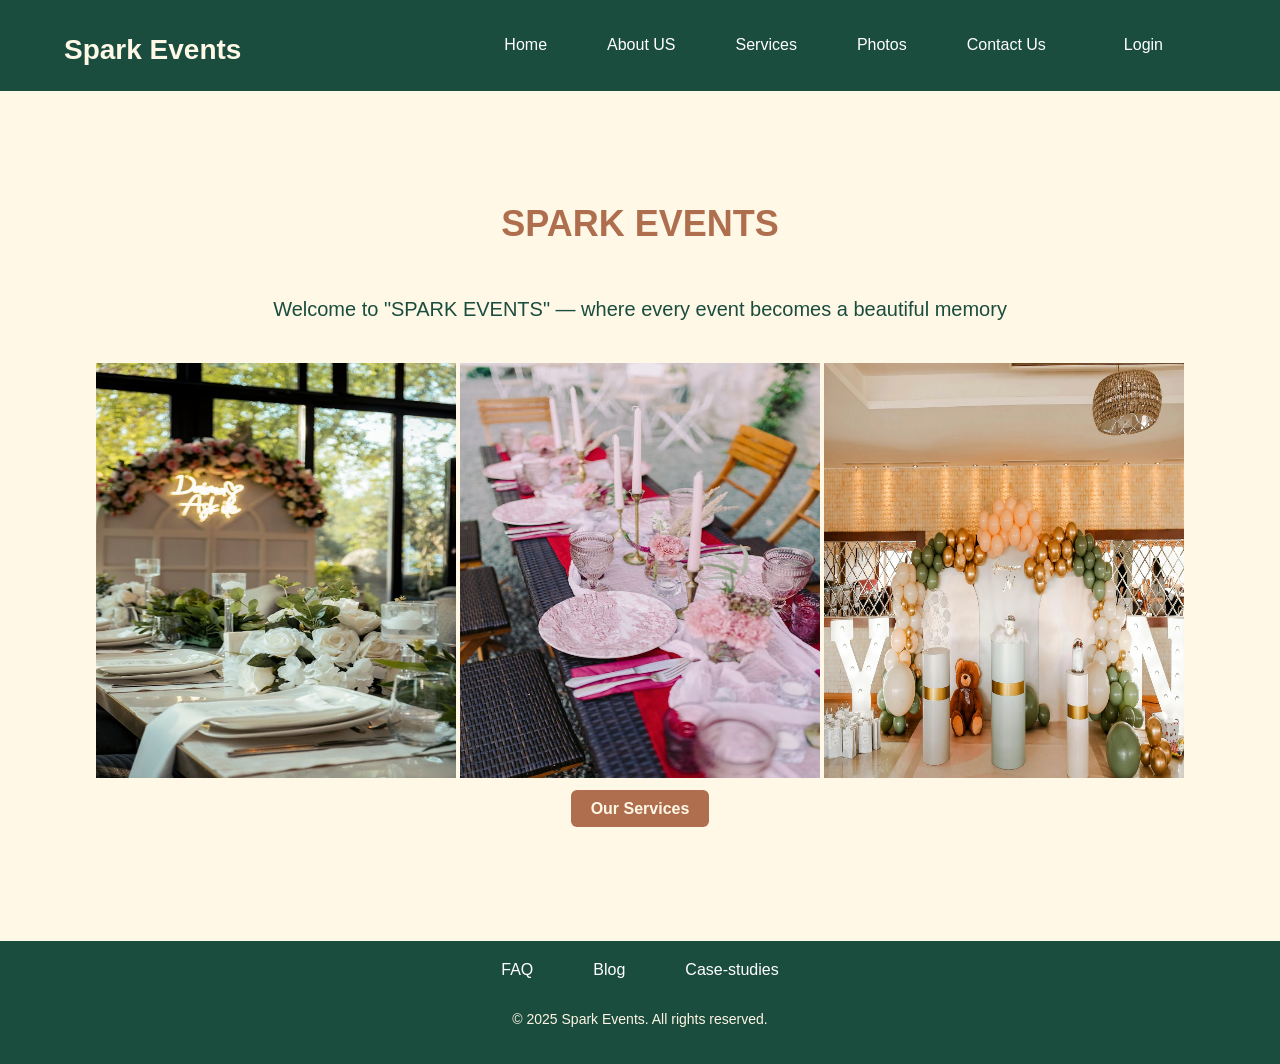
<file: index.html>
<!DOCTYPE html>
<html lang="en">

<head>
    <meta charset="UTF-8">
    <meta name="viewport" content="width=device-width, initial-scale=1.0">
    <title>Spark Events | Events Planner</title>
    <link rel="stylesheet" href="index.css">
    <link rel="stylesheet" href="about.html">
</head>

<body>
    <header>
        <div class="Container">
            <h1 class="logo">Spark Events</h1>
            <button class="hamburger" id="hamburger" aria-label="Toggle navigation">
                <span></span><span></span><span></span>
            </button>
            <nav class="navbar" id="navbar">
                <ul class="nav-links">
                    <li><a href="index.html">Home</a></li>
                    <li><a href="about.html">About US</a></li>
                    <li><a href="services.html">Services</a></li>
                    <li><a href="gallery.html">Photos</a></li>
                    <li><a href="contact.html">Contact Us</a></li>
                    <li><a href="login.html" class="btn-login">Login</a></li>
                </ul>
            </nav>
        </div>
    </header>

    <section class="hero">
        <div class="hero-text">
            <h1>SPARK EVENTS</h1><br>
            <p>Welcome to "SPARK EVENTS" — where every event becomes a beautiful memory</p> <br>

            <img src="img1.jpeg" alt="wedding" width="360" height="415">
            <img src="img2.jpeg" alt="birthady" width="360" height="415">
            <img src="img3.webp" alt="birthday" width="360" height="415"><br><br>
            <a href="services.html" class="btn"> Our Services</a>
        </div>
    </section>

    <footer class="footer">
        <div class="footer-links">
            <div class="nav-links">
                <a href="FAQ.html">FAQ</a>
                <a href="Blog.html">Blog</a>
                <a href="Case-studies.html">Case-studies</a>
            </div>
            <p>&copy; 2025 Spark Events. All rights reserved.</p>
        </div>

    </footer>
    <script>
        const btn = document.getElementById('hamburger');
        const nav = document.getElementById('navbar');
        btn.addEventListener('click', () => {
            btn.classList.toggle('open');
            nav.classList.toggle('open');
        });
    </script>
</body>

</html>
</file>
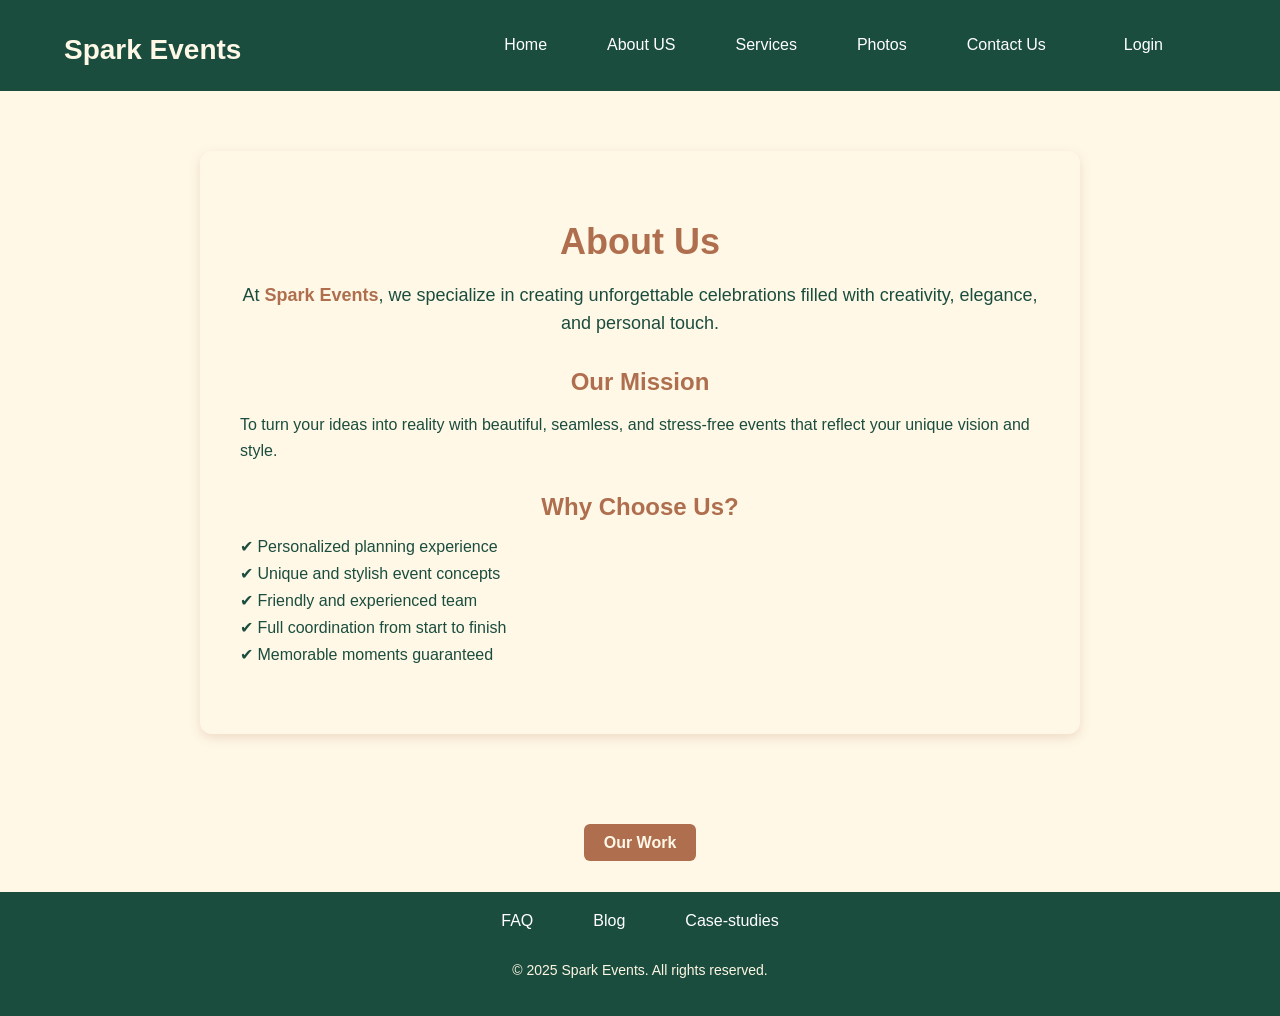
<file: about.html>
<!DOCTYPE html>
<html lang="en">

<head>
  <meta charset="UTF-8">
  <meta name="viewport" content="width=device-width, initial-scale=1.0">
  <link rel="stylesheet" href="index.css">
  <title>Spark Events | Events Planner</title>
</head>

<body>
  <header>
    <div class="Container">
      <h1 class="logo">Spark Events</h1>
      <button class="hamburger" id="hamburger" aria-label="Toggle navigation">
        <span></span><span></span><span></span>
      </button>
      <nav class="navbar" id="navbar">
        <ul class="nav-links">
          <li><a href="index.html">Home</a></li>
          <li><a href="about.html">About US</a></li>
          <li><a href="services.html">Services</a></li>
          <li><a href="gallery.html">Photos</a></li>
          <li><a href="contact.html">Contact Us</a></li>
          <li><a href="login.html" class="btn-login">Login</a></li>
        </ul>
      </nav>
    </div>
  </header>

  <body>
    <section class="about">
      <div class="container">
        <h1>About Us</h1>
        <p class="intro">At <span class="brand">Spark Events</span>, we specialize in creating unforgettable
          celebrations filled with creativity, elegance, and personal touch.</p>

        <div class="section">
          <h2>Our Mission</h2>
          <p>To turn your ideas into reality with beautiful, seamless, and stress-free events that reflect your unique
            vision and style.</p>
        </div>

        <div class="section">
          <h2>Why Choose Us?</h2>
          <ul class="reasons">
            <li>✔ Personalized planning experience</li>
            <li>✔ Unique and stylish event concepts</li>
            <li>✔ Friendly and experienced team</li>
            <li>✔ Full coordination from start to finish</li>
            <li>✔ Memorable moments guaranteed</li>
          </ul>
        </div>
      </div>
    </section>
    <div class="work-image">
      <a href="gallery.html" class="btn"> Our Work</a>
      <!--<img src="imgg5.jpeg" alt="Spark Events Work Sample">
    <img src="imgg6.jpeg" alt="Spark Events Work Sample"><br><br>-->
    </div>

  </body>

</html>

<footer class="footer">
  <div class="footer-links">
    <div class="nav-links">
      <a href="FAQ.html">FAQ</a>
      <a href="Blog.html">Blog</a>
      <a href="Case-studies.html">Case-studies</a>
    </div>
    <p>&copy; 2025 Spark Events. All rights reserved.</p>
  </div>

</footer>
<script>
  const btn = document.getElementById('hamburger');
  const nav = document.getElementById('navbar');
  btn.addEventListener('click', () => {
    btn.classList.toggle('open');
    nav.classList.toggle('open');
  });
</script>
</body>

</html>
</file>
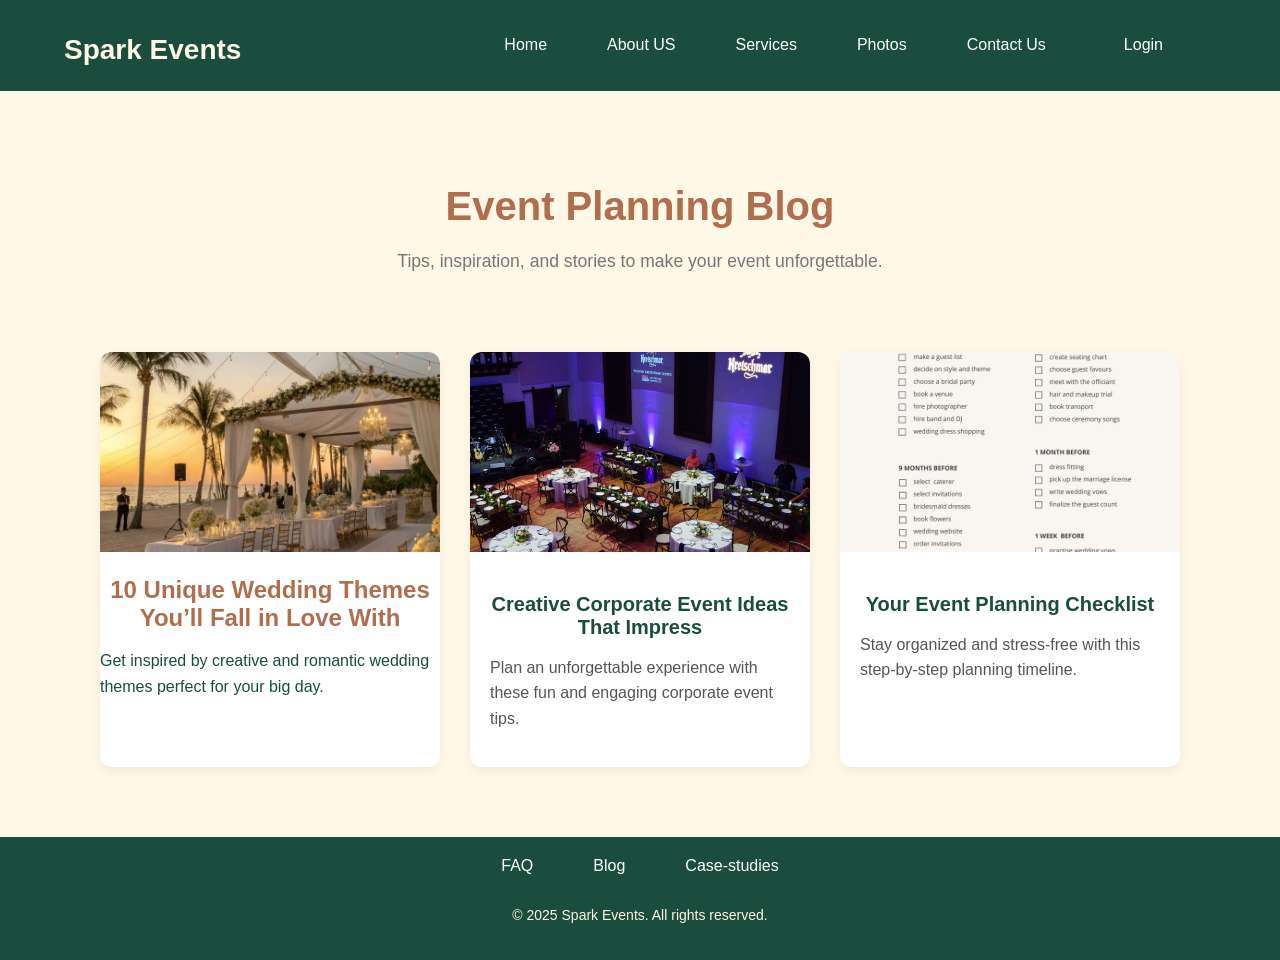
<file: Blog.html>
<!DOCTYPE html>
<html lang="en">

<head>
  <meta charset="UTF-8">
  <meta name="viewport" content="width=device-width, initial-scale=1.0">
  <title>Spark Events | Events Planner</title>
  <link rel="stylesheet" href="index.css">
</head>

<body>
  <header>
    <div class="Container">
      <h1 class="logo">Spark Events</h1>
      <button class="hamburger" id="hamburger" aria-label="Toggle navigation">
        <span></span><span></span><span></span>
      </button>
      <nav class="navbar" id="navbar">
        <ul class="nav-links">
          <li><a href="index.html">Home</a></li>
          <li><a href="about.html">About US</a></li>
          <li><a href="services.html">Services</a></li>
          <li><a href="gallery.html">Photos</a></li>
          <li><a href="contact.html">Contact Us</a></li>
          <li><a href="login.html" class="btn-login">Login</a></li>
        </ul>
      </nav>
    </div>
  </header>

  <section class="Blog">
    <h1>Event Planning Blog</h1>
    <p>Tips, inspiration, and stories to make your event unforgettable.</p>
  </section>

  <section class="Blog-grid">
    <article class="Blog-card">
      <img src="weddingtheme.jpg" alt="Wedding Theme">
      <div class="blog-content">
        <h2>10 Unique Wedding Themes You’ll Fall in Love With</h2>
        <p> Get inspired by creative and romantic wedding themes perfect for your big day.</p>
      </div>
    </article>

    <article class="Blog-card">
      <img src="corporateevent.jpg" alt="Corporate Event Ideas">
      <div class="Blog-content">
        <h2>Creative Corporate Event Ideas That Impress</h2>
        <p>Plan an unforgettable experience with these fun and engaging corporate event tips.</p>
      </div>
    </article>

    <article class="Blog-card">
      <img src="Weddingchecklist.jpg" alt="Planning Checklist">
      <div class="Blog-content">
        <h2>Your Event Planning Checklist</h2>
        <p>Stay organized and stress-free with this step-by-step planning timeline.</p>
      </div>
    </article>
  </section>

  <footer class="footer">
    <div class="footer-links">
      <div class="nav-links">
        <a href="FAQ.html">FAQ</a>
        <a href="Blog.html">Blog</a>
        <a href="Case-studies.html">Case-studies</a>
      </div>
      <p>&copy; 2025 Spark Events. All rights reserved.</p>
    </div>

  </footer>
  <script>
    const btn = document.getElementById('hamburger');
    const nav = document.getElementById('navbar');
    btn.addEventListener('click', () => {
      btn.classList.toggle('open');
      nav.classList.toggle('open');
    });
  </script>
</body>

</html>
</file>
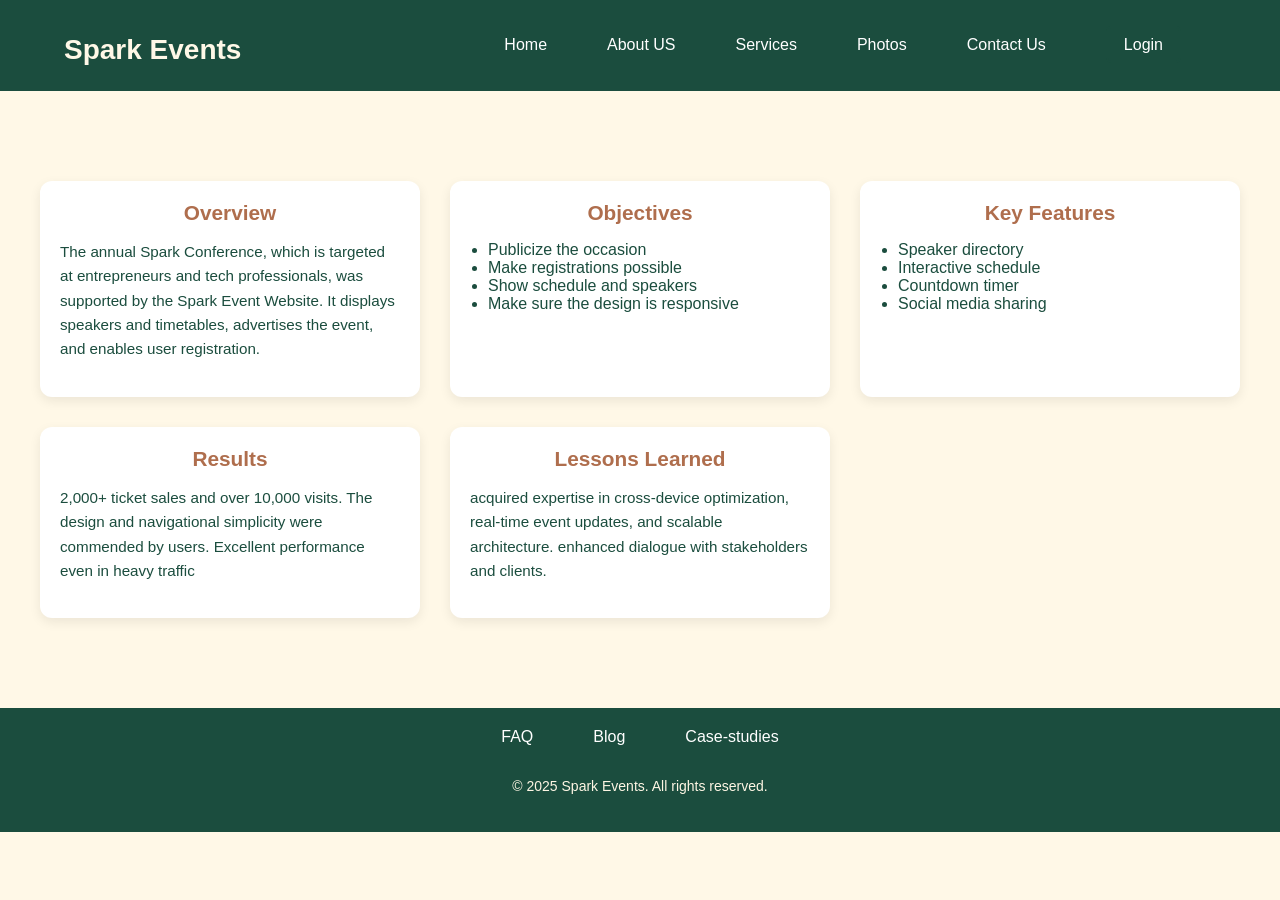
<file: Case-studies.html>
<!DOCTYPE html>
<html lang="en">

<head>
    <meta charset="UTF-8">
    <meta name="viewport" content="width=device-width, initial-scale=1.0">
    <title>Spark Events | Events Planner</title>
    <link rel="stylesheet" href="index.css">
</head>

<body>
    <header>
        <div class="Container">
            <h1 class="logo">Spark Events</h1>
            <button class="hamburger" id="hamburger" aria-label="Toggle navigation">
                <span></span><span></span><span></span>
            </button>
            <nav class="navbar" id="navbar">
                <ul class="nav-links">
                    <li><a href="index.html">Home</a></li>
                    <li><a href="about.html">About US</a></li>
                    <li><a href="services.html">Services</a></li>
                    <li><a href="gallery.html">Photos</a></li>
                    <li><a href="contact.html">Contact Us</a></li>
                    <li><a href="login.html" class="btn-login">Login</a></li>
                </ul>
            </nav>
        </div>
    </header>

    <div class="CASE-Studies">
        <div class="Card">
            <h2>Overview</h2>
            <p>The annual Spark Conference, which is targeted at entrepreneurs and tech professionals, was supported by
                the Spark Event Website. It displays speakers and timetables, advertises the event, and enables user
                registration. </p>
        </div>

        <div class="Card">
            <h2>Objectives</h2>
            <ul>
                <li>Publicize the occasion</li>
                <li>Make registrations possible</li>
                <li>Show schedule and speakers</li>
                <li>Make sure the design is responsive</li>
            </ul>
        </div>

        <div class="Card">
            <h2>Key Features</h2>
            <ul>
                <li>Speaker directory</li>
                <li>Interactive schedule</li>
                <li>Countdown timer</li>
                <li>Social media sharing</li>
            </ul>
        </div>

        <div class="Card">
            <h2>Results</h2>
            <p>2,000+ ticket sales and over 10,000 visits. The design and navigational simplicity were commended by
                users. Excellent performance even in heavy traffic</p>
        </div>

        <div class="Card">
            <h2>Lessons Learned</h2>
            <p>acquired expertise in cross-device optimization, real-time event updates, and scalable architecture.
                enhanced dialogue with stakeholders and clients.</p>
        </div>
    </div>

    <footer class="footer">
        <div class="footer-links">
            <div class="nav-links">
                <a href="FAQ.html">FAQ</a>
                <a href="Blog.html">Blog</a>
                <a href="Case-studies.html">Case-studies</a>
            </div>
            <p>&copy; 2025 Spark Events. All rights reserved.</p>
        </div>

    </footer>
    <script>
        const btn = document.getElementById('hamburger');
        const nav = document.getElementById('navbar');
        btn.addEventListener('click', () => {
            btn.classList.toggle('open');
            nav.classList.toggle('open');
        });
    </script>
</body>

</html>
</file>
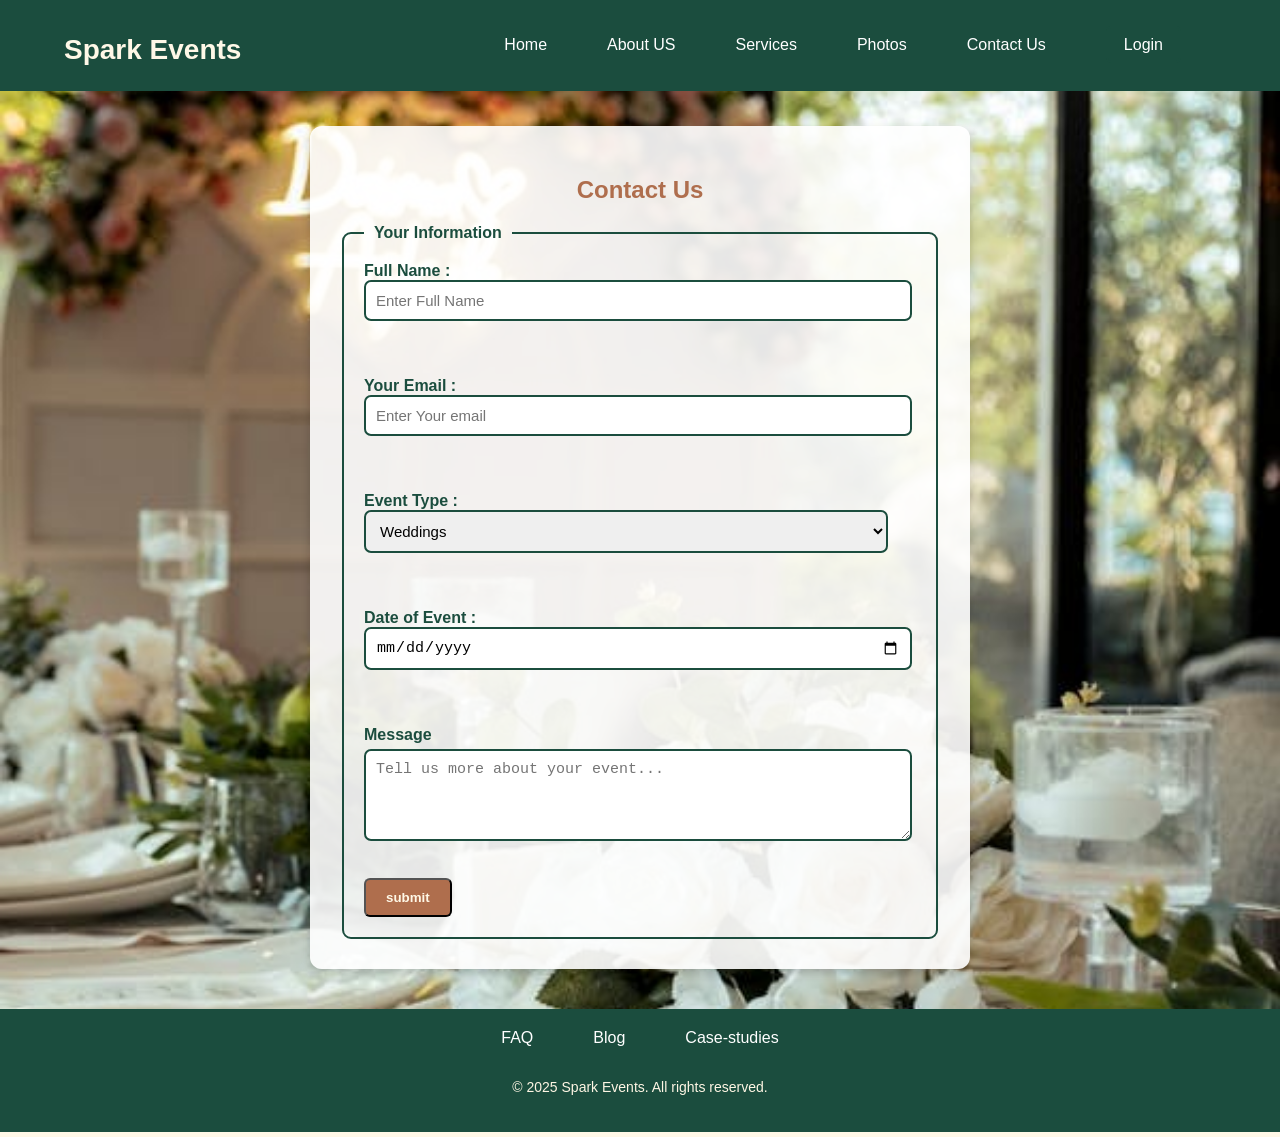
<file: contact.html>
<!DOCTYPE html>
<html lang="en">

<head>
    <meta charset="UTF-8">
    <meta name="viewport" content="width=device-width, initial-scale=1.0">
    <title>Spark Events | Events Planner</title>
    <link rel="stylesheet" href="index.css">
</head>

<body class="contact-body">
    <header>
        <div class="Container">
            <h1 class="logo">Spark Events</h1>
            <button class="hamburger" id="hamburger" aria-label="Toggle navigation">
                <span></span><span></span><span></span>
            </button>
            <nav class="navbar" id="navbar">
                <ul class="nav-links">
                    <li><a href="index.html">Home</a></li>
                    <li><a href="about.html">About US</a></li>
                    <li><a href="services.html">Services</a></li>
                    <li><a href="gallery.html">Photos</a></li>
                    <li><a href="contact.html">Contact Us</a></li>
                    <li><a href="login.html" class="btn-login">Login</a></li>
                </ul>
            </nav>
        </div>
    </header>
    <div class="contact-container">
        <h2>Contact Us</h2>

        <form method="post" id="myForm">
            <fieldset>
                <legend>Your Information</legend>

                <div>
                    <label>Full Name :
                        <input type="text" name="t1" placeholder="Enter Full Name">
                    </label><br><br>
                </div>

                <div>
                    <label>Your Email :
                        <input type="email" name="e1" placeholder="Enter Your email">
                    </label><br><br>
                </div>

                <div><label>Event Type :
                        <select>
                            <option> Weddings</option>
                            <option> Birthday</option>
                            <option> Graduations</option>
                            <option> Small party</option>
                            <option> Other...</option>
                        </select></label><br><br></div>

                <div>
                    <label>Date of Event :
                        <input type="date" name="d1">
                    </label><br><br>
                </div>

                <div>
                    <label>Message</label>
                    <textarea name="message" id="message" rows="4"
                        placeholder="Tell us more about your event..."></textarea><br><br>
                </div>

                <button type="submit" class="btn">submit</button>

            </fieldset>
        </form>

        <script>
            const form = document.getElementById("myForm");
            form.addEventListener("submit", function (e) {
                e.preventDefault();
                alert("form submitted!");

            });
        </script>
    </div>
    <footer class="footer">
        <div class="footer-links">
            <div class="nav-links">
                <a href="FAQ.html">FAQ</a>
                <a href="Blog.html">Blog</a>
                <a href="Case-studies.html">Case-studies</a>
            </div>
            <p>&copy; 2025 Spark Events. All rights reserved.</p>
        </div>

    </footer>
    <script>
        const btn = document.getElementById('hamburger');
        const nav = document.getElementById('navbar');
        btn.addEventListener('click', () => {
            btn.classList.toggle('open');
            nav.classList.toggle('open');
        });
    </script>
</body>

</html>
</file>
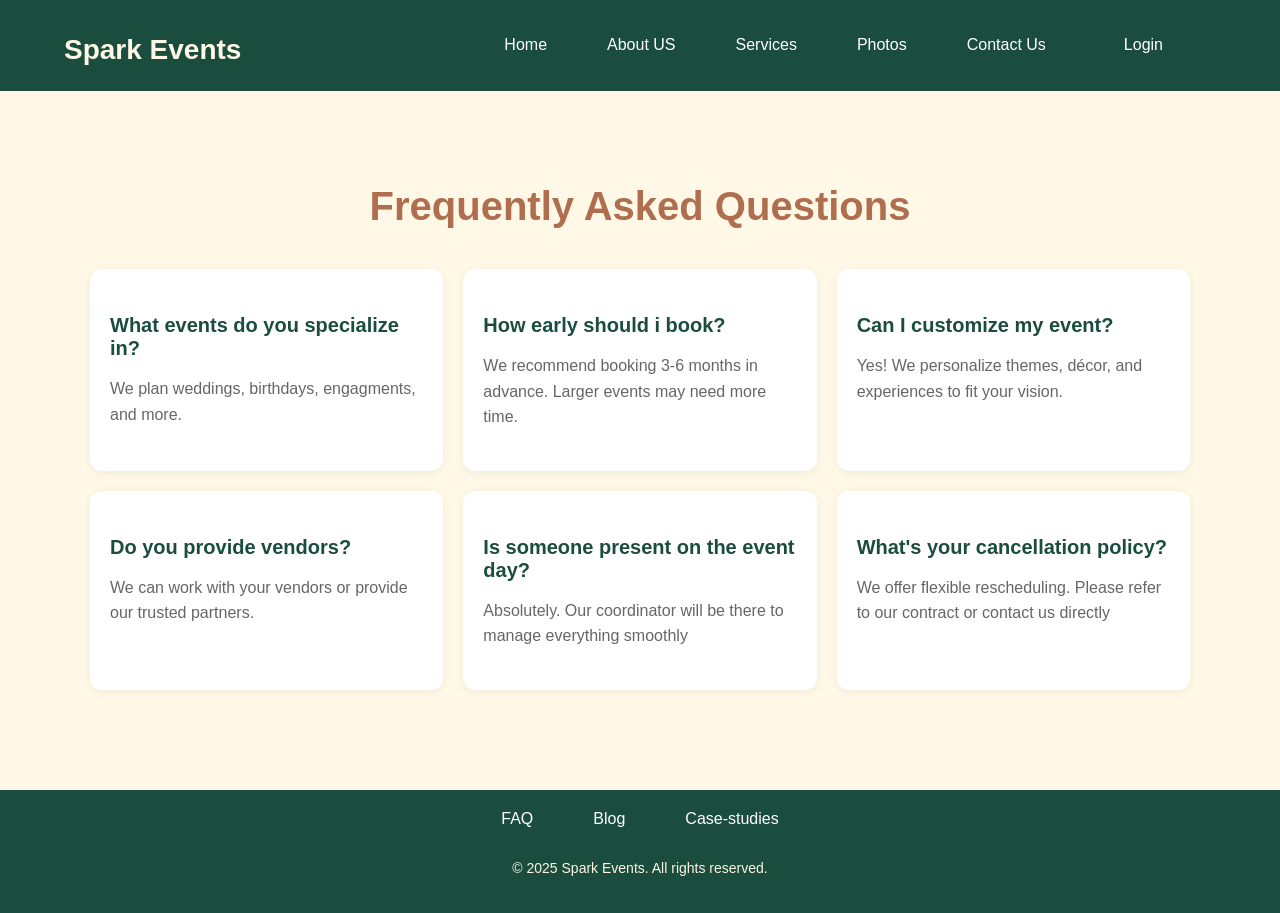
<file: FAQ.html>
<!DOCTYPE html>
<html lang="en">

<head>
    <meta charset="UTF-8">
    <meta name="viewport" content="width=device-width, initial-scale=1.0">
    <title>Spark Events | Events Planner</title>
    <link rel="stylesheet" href="index.css">
</head>

<body>
    <header>
        <div class="Container">
            <h1 class="logo">Spark Events</h1>
            <button class="hamburger" id="hamburger" aria-label="Toggle navigation">
                <span></span><span></span><span></span>
            </button>
            <nav class="navbar" id="navbar">
                <ul class="nav-links">
                    <li><a href="index.html">Home</a></li>
                    <li><a href="about.html">About US</a></li>
                    <li><a href="services.html">Services</a></li>
                    <li><a href="gallery.html">Photos</a></li>
                    <li><a href="contact.html">Contact Us</a></li>
                    <li><a href="login.html" class="btn-login">Login</a></li>
                </ul>
            </nav>
        </div>
    </header>
    <section class="FAQ">
        <h1>Frequently Asked Questions</h1>

        <div class="FAQ-grid">
            <div class="FAQ-card">
                <h3>What events do you specialize in?</h3>
                <p>We plan weddings, birthdays, engagments, and more.</p>
            </div>

            <div class="FAQ-card">
                <h3>How early should i book?</h3>
                <p>We recommend booking 3-6 months in advance. Larger events may need more time.</p>
            </div>

            <div class="FAQ-card">
                <h3>Can I customize my event?</h3>
                <p>Yes! We personalize themes, décor, and experiences to fit your vision.</p>
            </div>

            <div class="FAQ-card">
                <h3>Do you provide vendors?</h3>
                <p>We can work with your vendors or provide our trusted partners.</p>
            </div>

            <div class="FAQ-card">
                <h3>Is someone present on the event day?</h3>
                <p>Absolutely. Our coordinator will be there to manage everything smoothly</p>
            </div>

            <div class="FAQ-card">
                <h3>What's your cancellation policy?</h3>
                <p>We offer flexible rescheduling. Please refer to our contract or contact us directly</p>
            </div>
        </div>
    </section>

    <footer class="footer">
        <div class="footer-links">
            <div class="nav-links">
                <a href="FAQ.html">FAQ</a>
                <a href="Blog.html">Blog</a>
                <a href="Case-studies.html">Case-studies</a>
            </div>
            <p>&copy; 2025 Spark Events. All rights reserved.</p>
        </div>
    </footer>
    <script>
        const btn = document.getElementById('hamburger');
        const nav = document.getElementById('navbar');
        btn.addEventListener('click', () => {
            btn.classList.toggle('open');
            nav.classList.toggle('open');
        });
    </script>
</body>

</html>
</file>
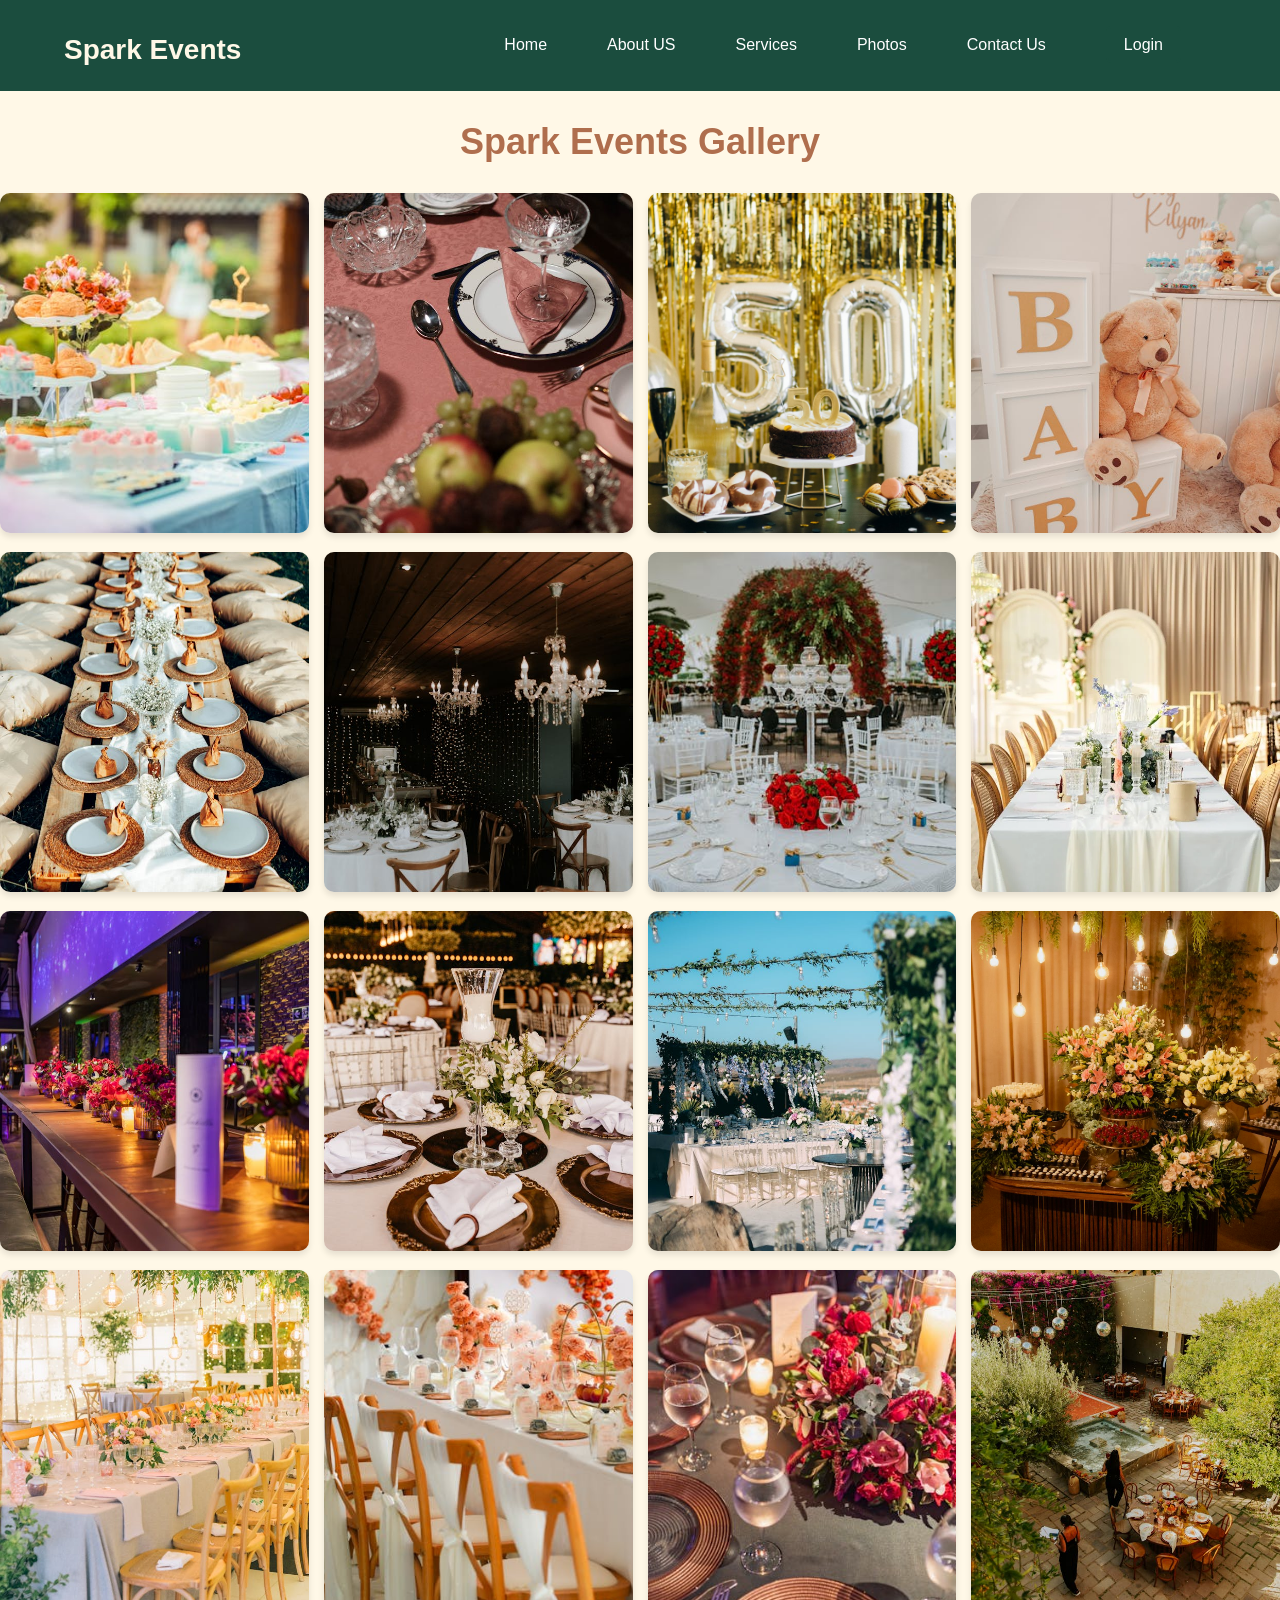
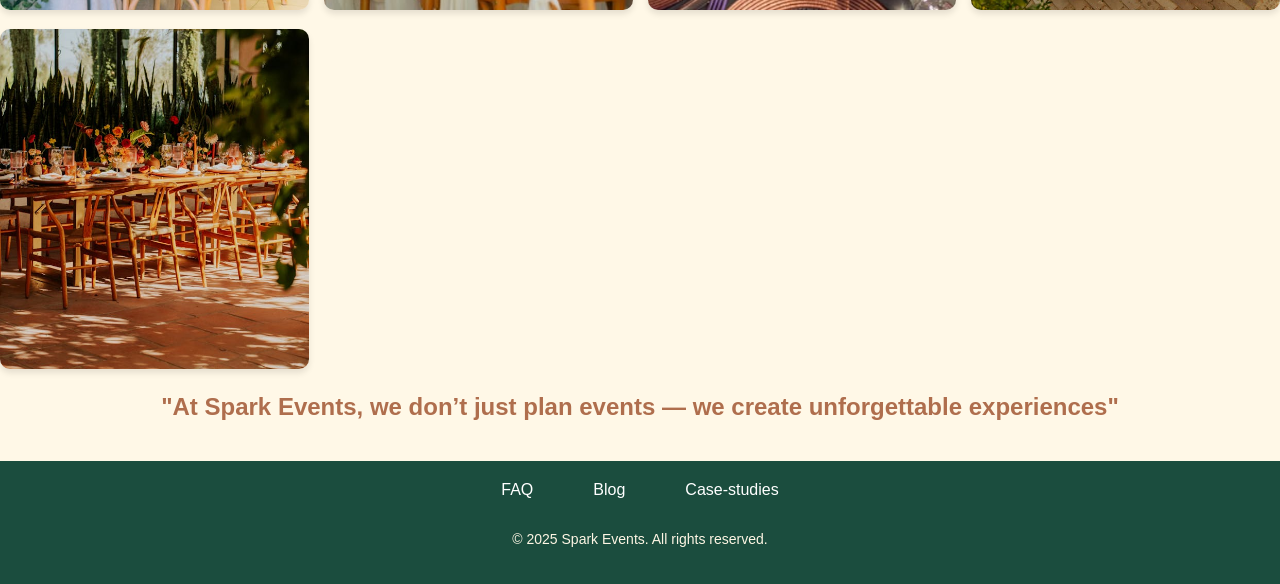
<file: gallery.html>
<!DOCTYPE html>
<html lang="en">

<head>
  <meta charset="UTF-8">
  <meta name="viewport" content="width=device-width, initial-scale=1.0">
  <title>Spatrk Events | Events Planner</title>
  <link rel="stylesheet" href="index.css">
</head>

<body>
  <header>
    <div class="Container">
      <h1 class="logo">Spark Events</h1>
      <button class="hamburger" id="hamburger" aria-label="Toggle navigation">
        <span></span><span></span><span></span>
      </button>
      <nav class="navbar" id="navbar">
        <ul class="nav-links">
          <li><a href="index.html">Home</a></li>
          <li><a href="about.html">About US</a></li>
          <li><a href="services.html">Services</a></li>
          <li><a href="gallery.html">Photos</a></li>
          <li><a href="contact.html">Contact Us</a></li>
          <li><a href="login.html" class="btn-login">Login</a></li>
        </ul>
      </nav>
    </div>
  </header>
  <Section class="gallery-section">
    <h1>Spark Events Gallery</h1>

    <div class="gallery">
      <div>
        <img src="gallery1.jpeg" alt="Event 1">
      </div>

      <div>
        <img src="gallery2.jpeg" alt="Event 2">
      </div>

      <div>
        <img src="gallery3.jpeg" alt="Event 3">
      </div>

      <div>
        <img src="galler4.jpeg" alt="Event 4">
      </div>

      <div>
        <img src="gallery5.jpeg" alt="Event 5">
      </div>

      <div>
        <img src="gallery6.jpeg" alt="Event 6">
      </div>

      <div>
        <img src="gallery7.jpeg" alt="Event 7">
      </div>

      <div>
        <img src="gallery8.webp" alt="Event 8">
      </div>

      <div>
        <img src="gallery9.jpeg" alt="Event 9">
      </div>

      <div>
        <img src="gallery10.jpeg" alt="Event 10">
      </div>

      <div>
        <img src="gallery11.jpeg" alt="Event 11">
      </div>

      <div>
        <img src="gallery12.jpeg" alt="Event 11">
      </div>

      <div>
        <img src="gallery13.jpeg" alt="Event 11">
      </div>

      <div>
        <img src="gallery14.jpeg" alt="Event 11">
      </div>

      <div>
        <img src="gallery15.jpeg" alt="Event 11">
      </div>

      <div>
        <img src="gallery16.jpeg" alt="Event 11">
      </div>

      <div>
        <img src="gallery17.jpeg" alt="Event 11">
      </div>


    </div>
    <h2>"At Spark Events, we don’t just plan events — we create unforgettable experiences"</h2>

  </Section>
  <footer class="footer">
    <div class="footer-links">
      <div class="nav-links">
        <a href="FAQ.html">FAQ</a>
        <a href="Blog.html">Blog</a>
        <a href="Case-studies.html">Case-studies</a>
      </div>
      <p>&copy; 2025 Spark Events. All rights reserved.</p>
    </div>

  </footer>
  <script>
    const btn = document.getElementById('hamburger');
    const nav = document.getElementById('navbar');
    btn.addEventListener('click', () => {
      btn.classList.toggle('open');
      nav.classList.toggle('open');
    });
  </script>
</body>

</html>
</file>
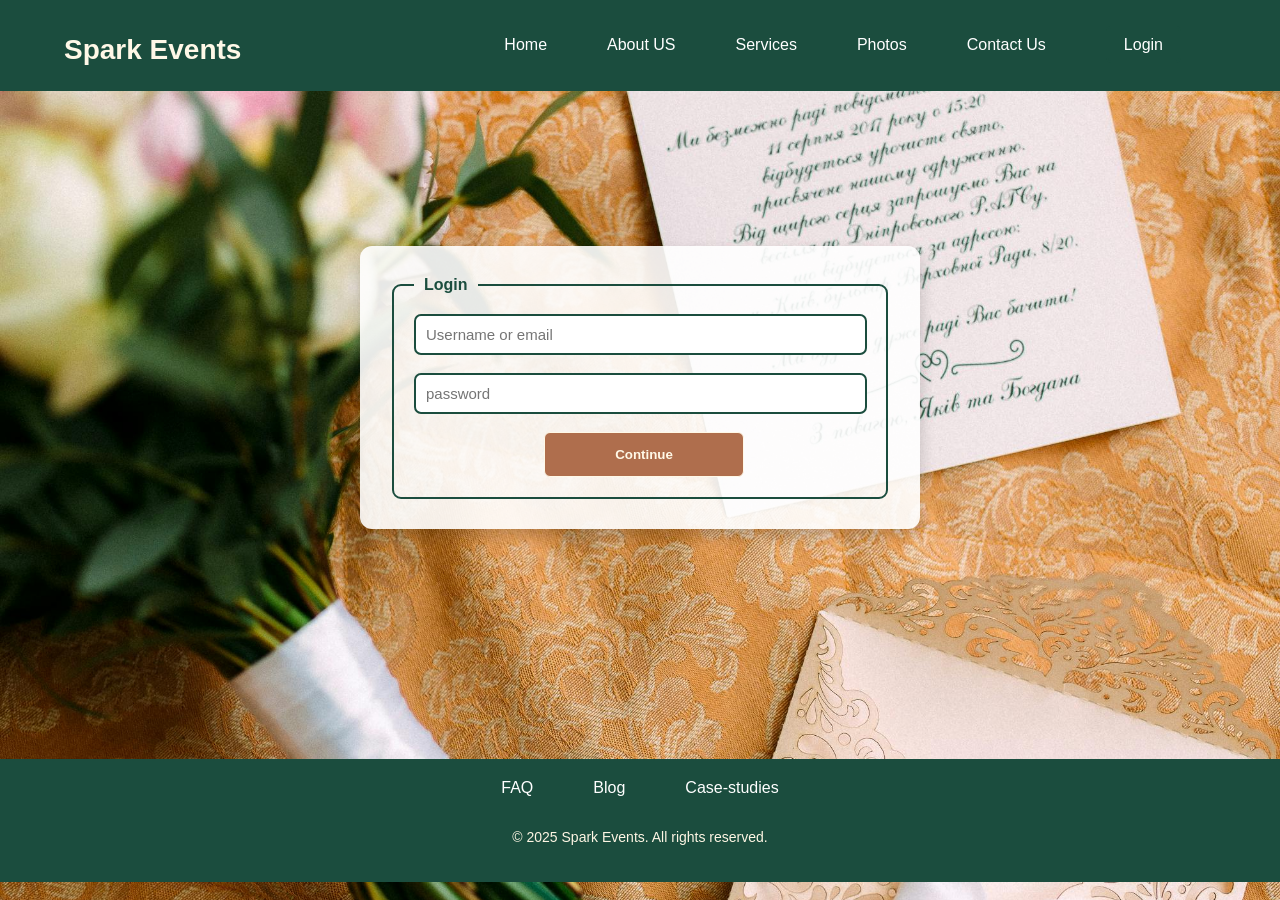
<file: login.html>
<!DOCTYPE html>
<html lang="en">

<head>
    <meta charset="UTF-8">
    <meta name="viewport" content="width=device-width, initial-scale=1.0">
    <title>Spark Events - Event Planner</title>
    <link rel="stylesheet" href="index.css">
</head>

<body class="login-body">
    <header>
        <div class="Container">
            <h1 class="logo">Spark Events</h1>
            <button class="hamburger" id="hamburger" aria-label="Toggle navigation">
                <span></span><span></span><span></span>
            </button>
            <nav class="navbar" id="navbar">
                <ul class="nav-links">
                    <li><a href="index.html">Home</a></li>
                    <li><a href="about.html">About US</a></li>
                    <li><a href="services.html">Services</a></li>
                    <li><a href="gallery.html">Photos</a></li>
                    <li><a href="contact.html">Contact Us</a></li>
                    <li><a href="login.html" class="btn-login">Login</a></li>
                </ul>
            </nav>
        </div>
    </header>

    <div class="login-container">
        <form method="post" id="loginForm">
            <fieldset>
                <legend>Login </legend>
                <input type="text" name="t1" placeholder="Username or email" id="username"><br><br>
                <input type="password" name="p1" placeholder="password" id="password"><br><br>
                <button class="login-btn" class="login">Continue</button>

            </fieldset>
        </form>

        <script>
            document.getElementById("loginForm").addEventListener("submit", function (e) {
                e.preventDefault();
                const Username = document.getElementById("username").value;
                const Password = document.getElementById("password").value;

                if (Username == "admin" && Password === "1234") {
                    alert("login successful!");
                } else {
                    alert("Invalid username or password.");

                }

            });

        </script>
    </div>
    <footer class="footer">
        <div class="footer-links">
            <div class="nav-links">
                <a href="FAQ.html">FAQ</a>
                <a href="Blog.html">Blog</a>
                <a href="Case-studies.html">Case-studies</a>
            </div>
            <p>&copy; 2025 Spark Events. All rights reserved.</p>
        </div>

    </footer>
    <script>
        const btn = document.getElementById('hamburger');
        const nav = document.getElementById('navbar');
        btn.addEventListener('click', () => {
            btn.classList.toggle('open');
            nav.classList.toggle('open');
        });
    </script>
</body>

</html>
</file>
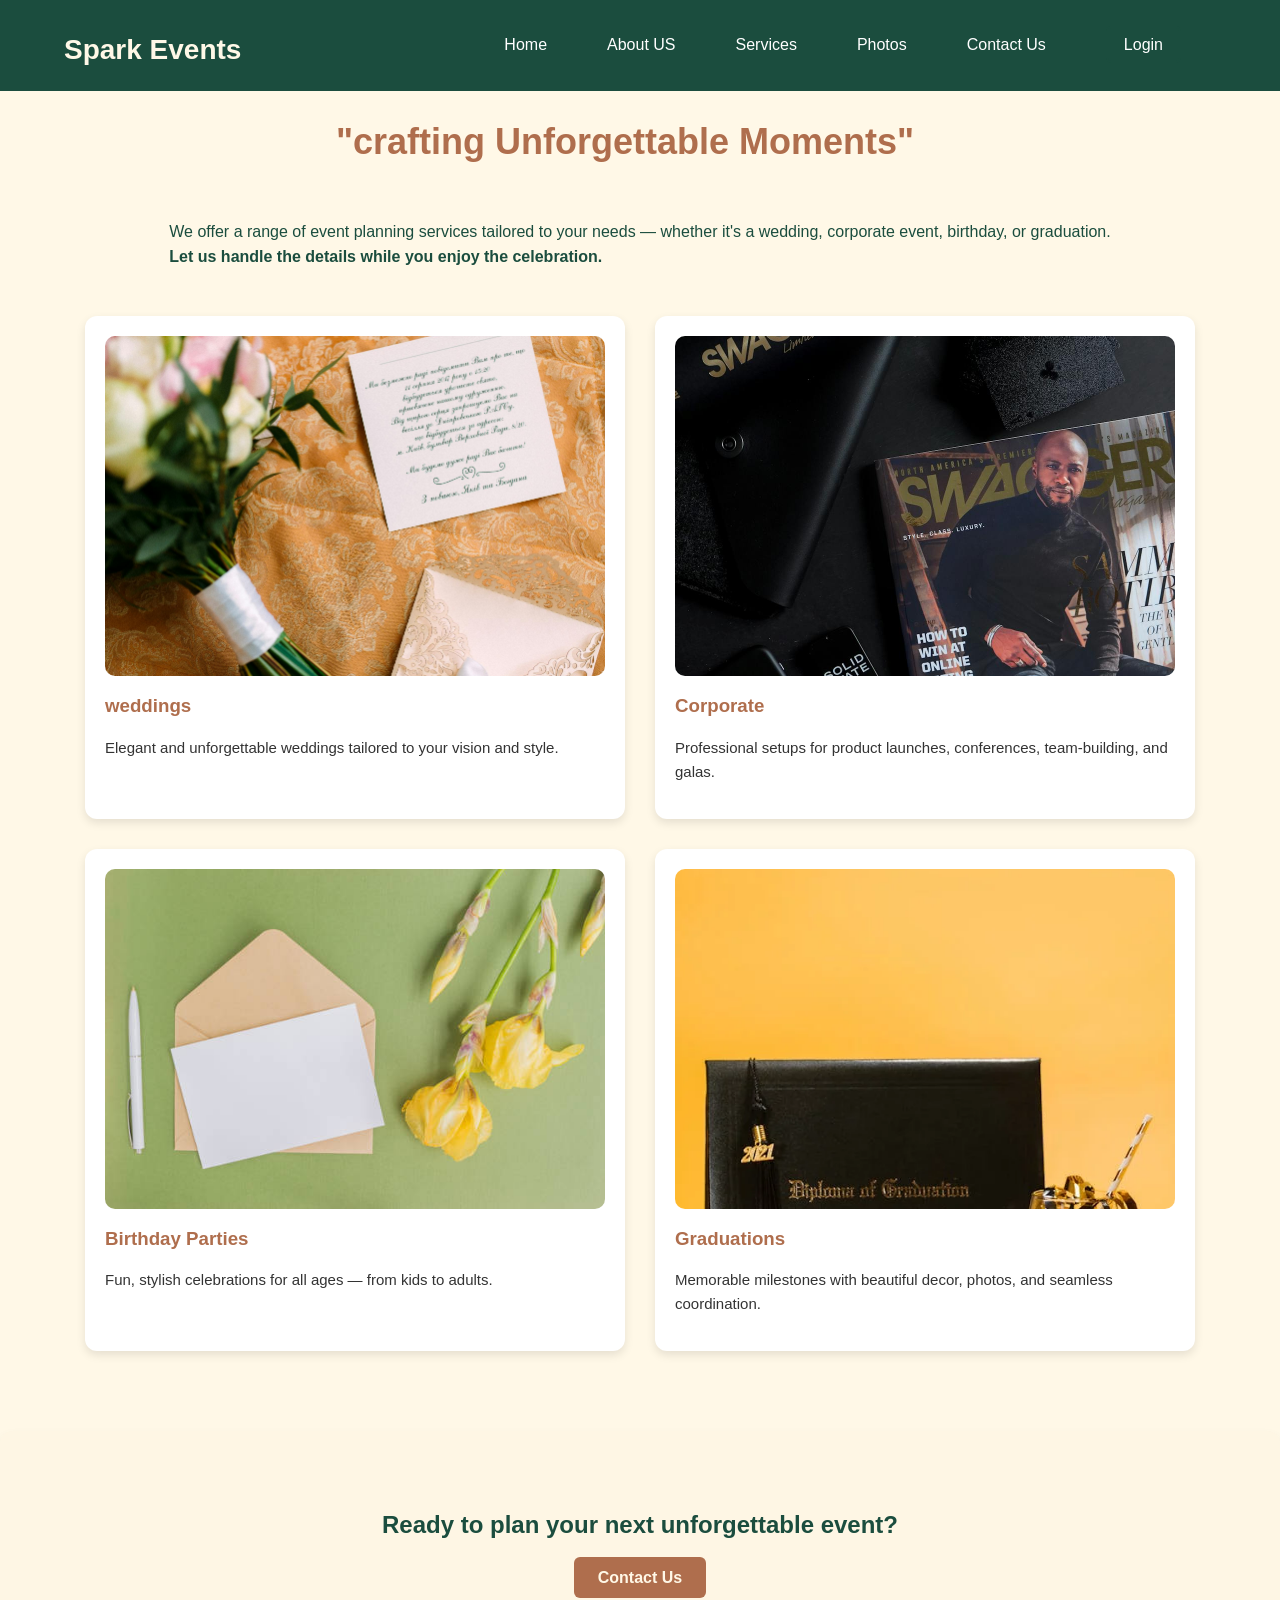
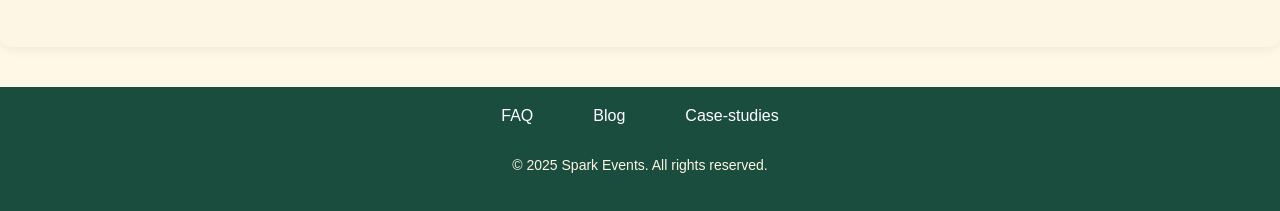
<file: services.html>
<!DOCTYPE html>
<html lang="en">

<head>
    <meta charset="UTF-8">
    <meta name="viewport" content="width=device-width, initial-scale=1.0">
    <title>Spark Events | Events Planner</title>
    <link rel="stylesheet" href="index.css">
</head>

<body>
    <header>
        <div class="Container">
            <h1 class="logo">Spark Events</h1>
            <button class="hamburger" id="hamburger" aria-label="Toggle navigation">
                <span></span><span></span><span></span>
            </button>
            <nav class="navbar" id="navbar">
                <ul class="nav-links">
                    <li><a href="index.html">Home</a></li>
                    <li><a href="about.html">About US</a></li>
                    <li><a href="services.html">Services</a></li>
                    <li><a href="gallery.html">Photos</a></li>
                    <li><a href="contact.html">Contact Us</a></li>
                    <li><a href="login.html" class="btn-login">Login</a></li>
                </ul>
            </nav>
        </div>
    </header>
    <section class="services">
        <div class="services-container">
            <h1>"crafting Unforgettable Moments"</h1><br>
            <p>We offer a range of event planning services tailored to your needs — whether it's a wedding, corporate
                event, birthday, or graduation. <br><b>Let us handle the details while you enjoy the celebration.</b>
            </p>

            <div class="service-card">
                <img src="img7.jpeg" alt="wedding Event">
                <h3>weddings</h3>
                <p>Elegant and unforgettable weddings tailored to your vision and style.</p>
            </div>

            <div class="service-card">
                <img src="img8.jpeg" alt="Corporate Events">
                <h3>Corporate</h3>
                <p>Professional setups for product launches, conferences, team-building, and galas.</p>
            </div>

            <div class="service-card">
                <img src="birthdaycard.jpg" alt="Birthday Parties">
                <h3>Birthday Parties</h3>
                <p>Fun, stylish celebrations for all ages — from kids to adults.</p>
            </div>

            <div class="service-card">
                <img src="graduations.webp" alt="Graduations">
                <h3>Graduations</h3>
                <p>Memorable milestones with beautiful decor, photos, and seamless coordination.</p>
            </div>
        </div>

        <div class="cta-section">
            <h2>Ready to plan your next unforgettable event?</h2>
            <div class="cta-buttons">
                <a href="contact.html" class="btn">Contact Us</a>
            </div>
        </div>
    </section>


    <footer class="footer">
        <div class="footer-links">
            <div class="nav-links">
                <a href="FAQ.html">FAQ</a>
                <a href="Blog.html">Blog</a>
                <a href="Case-studies.html">Case-studies</a>
            </div>
            <p>&copy; 2025 Spark Events. All rights reserved.</p>
        </div>

    </footer>
    <script>
        const btn = document.getElementById('hamburger');
        const nav = document.getElementById('navbar');
        btn.addEventListener('click', () => {
            btn.classList.toggle('open');
            nav.classList.toggle('open');
        });
    </script>
</body>

</html>
</file>
<file: index.css>
body{
    font-family: 'cairo' , sans-serif;
    margin: 0;
    padding: 0;
    background-color: #FFF8E7;
    direction: rtl;
}
.navbar {
    display: flex;
    justify-content: center;
    align-items: center;
    padding: 20px;
    gap: 30px;
  }
  .nav-links {
    list-style: none;
    display: flex;
    gap: 30px;
    margin: 0;
    padding: 0;
  }
  
  .nav-links a {
    text-decoration: none;
    color: #FFF8E7;
    font-weight: 500;
  }

  .btn-login{
  background-color: #1B4D3E;
  color: #AF6E4D;
  padding: 8px 16px;
  border-radius: 5px;
  font-weight: bold;
  border: 2px solid #1B4D3E;
  transition: all 0.3s ease;
  text-decoration: none;
}

.btn-login:hover{
  background-color: #AF6E4D;
  color: white;
}

header{
    background-color:#1B4D3E;
    color: #FFF8E7;
    padding: 15px 0;
}

.Container{
width: 90%;
margin: auto;
display: flex;
justify-content: space-between;
align-items: center;
}

.logo{
    font-size: 28px;
    font-weight: bold;
    color: #FFF8E7;
}


.hero{
  background-size: cover;
  background-position: center;
  height: 90vh;
  display: flex;
  align-items: center;
  justify-content: center;
  text-align: center;
  color:#1B4D3E;
}

.hero-text h1 {
    font-size: 36px;
    margin-bottom: 10px;
  }
  
  .hero-text p {
    font-size: 20px;
    margin-bottom: 20px;
  }
  
  .btn {
    background-color: #AF6E4D;
    padding: 10px 20px;
    color: #FFF8E7;
    text-decoration: none;
    border-radius: 6px;
    font-weight: bold;
    text-align: center;
    
  }
  .btn:hover {
    opacity: 0.9;
  }
  
  footer {
    background-color: #1B4D3E;
    color: #FFF8E7;
    text-align: center;
    padding: 15px;
    margin-top: 40px;
    display: flex;
    justify-content: center;
    align-items: center;
    padding: 20px;
    gap: 30px;
  }

/* --------
About Us page
----------*/

  body {
    margin: 0;
    font-family: 'Segoe UI', sans-serif;
    background-color: #FFF8E7;
    color: #1B4D3E;
    direction: ltr;
  }
  
  .about {
    padding: 60px 20px;

  }
  
  .container {
    max-width: 800px;
    margin: auto;
    border-radius: 12px;
    box-shadow: 0 4px 12px rgba(175, 110, 77, 0.2);
    padding: 40px;
  }
  

  h1 {
    color: #AF6E4D;
    text-align: center;
    font-size: 36px;
    margin-bottom: 10px;
  }
  
  .intro {
    font-size: 18px;
    text-align: center;
    margin-bottom: 30px;
  }
  
  .brand {
    font-weight: bold;
    color: #AF6E4D;
  }
  
  .section {
    margin-bottom: 30px;
  }
  
  h2 {
    color: #AF6E4D;
    font-size: 24px;
    margin-bottom: 10px;
  }
  
  p {
    font-size: 16px;
    line-height: 1.6;
  }
  
  .reasons {
    list-style: none;
    padding-left: 0;
  }
  
  .reasons li {
    margin-bottom: 8px;
    font-size: 16px;
  }

  .work-image {
    margin-top: 40px;
    text-align: center;
  }
  
  
  /*Services page */

  .services-section {
    text-align: center;
    padding: 50px;
    background-color: #FFF8E7;
    font-family: 'Cairo', sans-serif;
  }
  
  .services-section h2 {
    font-size: 32px;
    color: #1B4D3E;
    margin-bottom: 30px;
  }
  
  .services-container {
    display: flex;
    justify-content: center;
    flex-wrap: wrap;
    gap: 30px;
  }
  
  .service-card {
    background-color: white;
    border-radius: 12px;
    box-shadow: 0 4px 10px rgba(0, 0, 0, 0.1);
    width: 500px;
    padding:20px;
    transition: transform 0.3s ease;
  }
  
  .service-card:hover {
    transform: translateY(-5px);
  }
  
  .service-card img {
    width: 500px;
    height: 340px;
    border-radius: 10px;
    object-fit: cover;
  }
  
  .service-card h3 {
    color: #AF6E4D;
    margin-top: 15px;
  }
  
  .service-card p {
    color: #333;
    font-size: 15px;
  }

  .cta-section {
  text-align: center;
  background-color: #fef6e4; 
  padding: 60px 20px;
  margin-top: 80px;
  border-radius: 12px;
  box-shadow: 0 4px 10px rgba(0,0,0,0.05);
}

.cta-section h2 {
  font-size: 1.5 rem;
  color: #1B4D3E;
  margin-bottom: 30px;
}

.cta-buttons .btn {
  text-decoration: none;
  padding: 12px 24px;
  border-radius: 6px;
  margin: 0 10px;
  font-weight: bold;
  transition: background-color 0.3s ease;
}

.cta-buttons .btn {
  background-color: #AF6E4D; 
  color: #FFF8E7;
}

.cta-buttons .btn.secondary {
  background-color: #e6b566; 
}

.cta-buttons .btn:hover {
  opacity: 0.9;
  
}

/*-------------
 GALLERY PAGE 
 --------------
 */

  .gallery-section h1, h2 {
      text-align: center;
      color: #AF6E4D;
    }

    .gallery {
      display: grid;
      grid-template-columns: repeat(auto-fit, minmax(270px, 1fr));
      gap: 15px;
      margin-top: 30px;
    }

    .gallery img {
      width: 100%;
      height: 340px;
      object-fit: cover;
      border-radius: 10px;
      box-shadow: 0 4px 6px rgba(0,0,0,0.1);
      transition: transform 0.3s ease;
    }

    .gallery img:hover {
      transform: scale(1.05);
    }

    /* ----------
    CONTACT US PAGE 
    -------------
    */
    .contact-body{
    background-image: url(img1.jpeg);
    background-size:cover;
    background-position: center;
    background-repeat: no-repeat;
    margin: 0;
    min-height: 100vh;
    flex-direction: column;
    }

    .contact-container {
      max-width: 600px;
      margin: 0 auto;
      margin-top: 35px;
      background-color: rgba(255, 255, 255, 0.9);
      padding: 30px;
      border-radius: 12px;
      box-shadow: 0 4px 10px rgba(0,0,0,0.2);
    }

    .contact-container h2 {
      text-align: center;
      color: #AF6E4D;
      margin-bottom: 20px;
    }

    fieldset{

      border: 2px solid #1B4D3E;
      border-radius: 9px;
      padding: 20px;
    }

    legend{
      font-weight: bold;
      color: #1B4D3E;
      padding: 0 10px;
    }

    form div {
      margin-bottom: 15px;
    }

    label {
      display: block;
      font-weight: bold;
      margin-bottom: 5px;
      color: #1B4D3E;
    }

    input, select, textarea {
      width: 95%;
      padding: 10px;
      border: 1px solid #1B4D3E;
      border-radius: 7px;
      font-size: 15px;
      transition: border 0.3s ease;
    }

    input:focus, select:focus, textarea:focus {
      border-color: #8a3e36;
      outline: none;
    }
    /*-----------------
    LOGIN PAGE
    -------------------
    */
    .login-body{
    background-image: url(img7.jpeg);
    background-size:cover;
    background-position: center;
    background-repeat: no-repeat;
    margin: 0;
    min-height: 100vh;
    flex-direction: column;
    }

    .login-container {
      max-width: 500px;
      margin: 0 auto;
      margin-top: 155px;
      background-color: rgba(255, 255, 255, 0.9);
      padding: 30px;
      border-radius: 12px;
      box-shadow: 0 7px 16px rgba(0,0,0,0.2);
      margin-bottom: 230px;

    }

    input, select, textarea {
      width: 95%;
      padding: 10px;
      border: 2px solid #1B4D3E;
      border-radius: 7px;
      font-size: 15px;
      transition: border 0.3s ease;
    }

    .login-btn{
    margin-left: 130px;
    background-color: #AF6E4D;
    padding: 10px 20px;
    color: #FFF8E7;
    text-decoration: none;
    border-radius: 6px;
    font-weight: bold;
    text-align: center;
    border: 1px solid ;
    width: 200px;
    height: 45px;
    
  }
  .login-btn:hover {
    opacity: 0.9;
  }

  .nav-links a{
  color: white;
  text-decoration: none;
  margin: 0 15px;
  margin-bottom: 15px;
  font-size: 16px;
  transition: white 0.3s ease;
}

  .nav-links a:hover{
  color: antiquewhite;

}

  .footer-links p{
  font-size: 14px;
  color: #fef6e4;
}

/*--------------
FAQ PAGE 
----------------
*/

.FAQ {
  max-width: 1100px;
  margin: 0 auto;
  padding: 60px 20px;
}

.FAQ h1 {
  text-align: center;
  font-size: 2.5rem;
  margin-bottom: 40px;
  color: #AF6E4D;
}

.FAQ-grid {
  display: flex;
  flex-wrap: wrap;
  gap: 20px;
  justify-content: center;
}

.FAQ-card {
  background-color: #fff;
  padding: 25px 20px;
  border-radius: 12px;
  box-shadow: 0 2px 10px rgba(0,0,0,0.06);
  flex: 1 1 300px;
  transition: transform 0.3s ease, box-shadow 0.3s ease;
}

.FAQ-card:hover {
  transform: translateY(-5px);
  box-shadow: 0 6px 18px rgba(0,0,0,0.1);
}

.FAQ-card h3 {
  font-size: 1.25rem;
  margin-bottom: 10px;
  color: #1B4D3E;
}

.FAQ-card p {
  font-size: 1rem;
  line-height: 1.6;
  color: #666;
}

/*------------
BLOG PAGE
--------------
*/

.Blog{
  text-align: center;
  padding: 60px 20px 30px;
  background-color: #FFF8E7;
}

.Blog h1 {
  font-size: 2.5rem;
  color: #AF6E4D;
  margin-bottom: 10px;
}

.Blog p {
  font-size: 1.1rem;
  color: #777;
}

.Blog-grid {
  display: flex;
  flex-wrap: wrap;
  gap: 30px;
  max-width: 1200px;
  margin: 0 auto;
  padding: 30px 20px;
  justify-content: center;
}

.Blog-card {
  background-color: #fff;
  border-radius: 12px;
  box-shadow: 0 4px 12px rgba(0,0,0,0.06);
  overflow: hidden;
  max-width: 340px;
  transition: transform 0.3s ease;
  text-align: left;
}

.Blog-card:hover {
  transform: translateY(-5px);
}

.Blog-card img {
  width: 100%;
  height: 200px;
  object-fit: cover;
}

.Blog-content {
  padding: 20px;
}

.Blog-content h2 {
  font-size: 1.25rem;
  color: #1B4D3E;
  margin-bottom: 10px;
}

.Blog-content p {
  font-size: 1rem;
  color: #555;
  margin-bottom: 15px;
}

.Blog-content a {
  text-decoration: none;
  color: #00bcd4;
  font-weight: bold;
}

.Blog-content a:hover {
  text-decoration: underline;
}

/*--------------
CASE-STUDIES PAGE 
-----------------
*/

.CASE-Studies {
      max-width: 1200px;
      margin: 90px auto;
      padding: 0 20px;
      display: grid;
      grid-template-columns: repeat(auto-fit, minmax(280px, 1fr));
      gap: 30px;
    }

.Card {
      background: rgb(255, 255, 255);
      padding: 20px;
      border-radius: 12px;
      box-shadow: 0 4px 12px rgba(0,0,0,0.08);
      transition: transform 0.3s ease;
    }

.Card:hover {
      transform: translateY(-5px);
    }

.Card h2 {
      color: #AF6E4D;
      font-size: 1.3rem;
      margin-top: 0;
    }

.Card p, .card ul {
      font-size: 0.95rem;
    }

.Card ul {
      padding-left: 18px;
    }

/* ==============================================
   HAMBURGER MENU
   ============================================== */

.hamburger {
  display: none;
  flex-direction: column;
  cursor: pointer;
  gap: 5px;
  background: none;
  border: none;
  padding: 4px;
}

.hamburger span {
  display: block;
  width: 25px;
  height: 3px;
  background-color: #FFF8E7;
  border-radius: 3px;
  transition: all 0.3s ease;
}

/* animated X when open */
.hamburger.open span:nth-child(1) {
  transform: translateY(8px) rotate(45deg);
}
.hamburger.open span:nth-child(2) {
  opacity: 0;
}
.hamburger.open span:nth-child(3) {
  transform: translateY(-8px) rotate(-45deg);
}

/* ==============================================
   TABLET  (≤ 768 px)
   ============================================== */
@media (max-width: 768px) {

  /* --- HEADER / NAV --- */
  .Container {
    flex-wrap: wrap;
    position: relative;
  }

  .hamburger {
    display: flex;
  }

  .navbar {
    width: 100%;
    display: none;
    padding: 0;
  }

  .navbar.open {
    display: block;
  }

  .nav-links {
    flex-direction: column;
    gap: 0;
    width: 100%;
    background-color: #1B4D3E;
    padding: 10px 0;
  }

  .nav-links li {
    width: 100%;
    text-align: center;
    padding: 10px 0;
    border-bottom: 1px solid rgba(255,248,231,0.15);
  }

  .nav-links li:last-child {
    border-bottom: none;
  }

  /* --- HERO --- */
  .hero {
    height: auto;
    padding: 40px 20px;
  }

  .hero-text h1 {
    font-size: 26px;
  }

  .hero-text p {
    font-size: 16px;
  }

  .hero-text img {
    width: 100%;
    height: auto;
    max-width: 340px;
  }

  /* --- SERVICES --- */
  .services-container {
    flex-direction: column;
    align-items: center;
  }

  .service-card {
    width: 90%;
    max-width: 500px;
  }

  .service-card img {
    width: 100%;
    height: 240px;
  }

  /* --- ABOUT / CONTAINER --- */
  .container {
    padding: 20px;
  }

  /* --- LOGIN --- */
  .login-container {
    margin-top: 60px;
    margin-bottom: 60px;
    max-width: 90%;
  }

  .login-btn {
    margin-left: 0;
    width: 100%;
  }

  /* --- CONTACT --- */
  .contact-container {
    max-width: 90%;
    margin-top: 20px;
  }

  /* --- FOOTER --- */
  footer {
    flex-direction: column;
    gap: 10px;
    text-align: center;
  }

  .footer-links .nav-links {
    flex-direction: row;
    flex-wrap: wrap;
    justify-content: center;
    gap: 10px;
  }

  /* --- BLOG --- */
  .Blog-card {
    max-width: 90%;
    width: 100%;
  }

  /* --- CASE STUDIES --- */
  .CASE-Studies {
    margin: 40px auto;
  }

  /* --- FAQ --- */
  .FAQ h1 {
    font-size: 2rem;
  }
}

/* ==============================================
   MOBILE  (≤ 480 px)
   ============================================== */
@media (max-width: 480px) {

  .logo {
    font-size: 22px;
  }

  h1 {
    font-size: 26px;
  }

  h2 {
    font-size: 20px;
  }

  .hero-text h1 {
    font-size: 22px;
  }

  .hero-text p {
    font-size: 14px;
  }

  .service-card {
    width: 95%;
  }

  .service-card img {
    height: 200px;
  }

  .cta-section {
    margin-top: 30px;
    padding: 30px 15px;
  }

  .gallery {
    grid-template-columns: repeat(auto-fit, minmax(140px, 1fr));
  }

  .gallery img {
    height: 180px;
  }

  .FAQ h1 {
    font-size: 1.6rem;
  }

  .Blog h1 {
    font-size: 1.8rem;
  }

  .login-btn {
    height: auto;
    padding: 12px;
    font-size: 15px;
  }

  input, select, textarea {
    width: 100%;
    box-sizing: border-box;
  }
}
</file>
